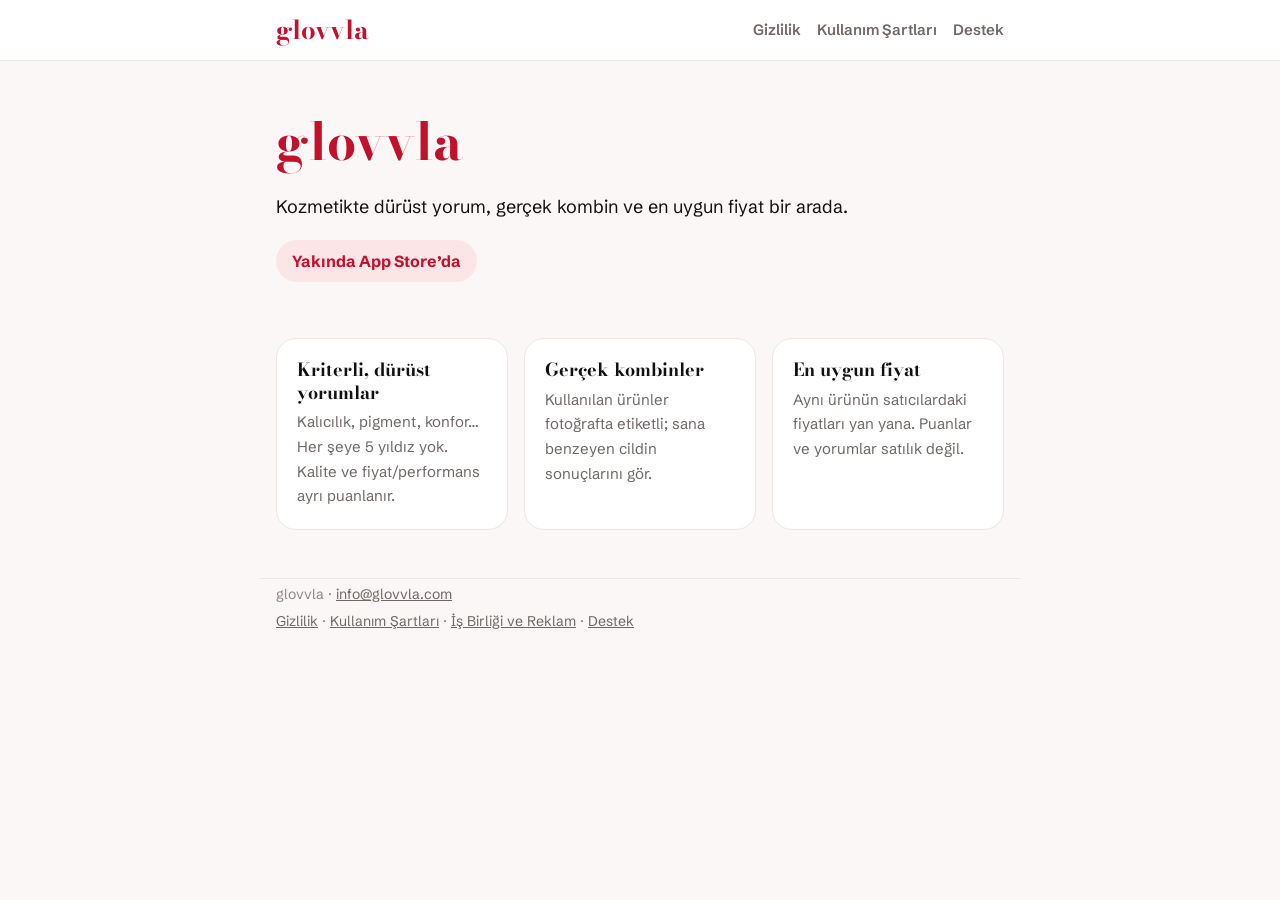
<file: index.html>
<!doctype html>
<html lang="tr">
<head>
<meta charset="utf-8">
<meta name="viewport" content="width=device-width, initial-scale=1">
<title>glovvla — kozmetik yorumları, kombinler ve fiyatlar</title>
<meta name="description" content="Kozmetikte dürüst yorum, gerçek kombin ve en uygun fiyat bir arada.">
<link rel="icon" href="./favicon.png">
<link rel="preconnect" href="https://fonts.googleapis.com">
<link rel="preconnect" href="https://fonts.gstatic.com" crossorigin>
<link href="https://fonts.googleapis.com/css2?family=Bodoni+Moda:wght@600;700&family=Schibsted+Grotesk:wght@400;600;700&display=swap" rel="stylesheet">
<link rel="stylesheet" href="./style.css">
</head>
<body>
<header class="top"><div class="wrap">
<a class="logo" href="./">glovvla</a>
<nav><a href="./gizlilik/">Gizlilik</a><a href="./kullanim-sartlari/">Kullanım Şartları</a><a href="./destek/">Destek</a></nav>
</div></header>
<main class="wrap">
<section class="hero">
<h1>glovvla</h1>
<p class="lead">Kozmetikte dürüst yorum, gerçek kombin ve en uygun fiyat bir arada.</p>
<p><span class="pill">Yakında App Store’da</span></p>
</section>
<section class="cards">
<div class="card"><h2>Kriterli, dürüst yorumlar</h2><p>Kalıcılık, pigment, konfor… Her şeye 5 yıldız yok. Kalite ve fiyat/performans ayrı puanlanır.</p></div>
<div class="card"><h2>Gerçek kombinler</h2><p>Kullanılan ürünler fotoğrafta etiketli; sana benzeyen cildin sonuçlarını gör.</p></div>
<div class="card"><h2>En uygun fiyat</h2><p>Aynı ürünün satıcılardaki fiyatları yan yana. Puanlar ve yorumlar satılık değil.</p></div>
</section>
</main>
<footer class="wrap">
<p>glovvla · <a href="mailto:info@glovvla.com">info@glovvla.com</a></p>
<p><a href="./gizlilik/">Gizlilik</a> · <a href="./kullanim-sartlari/">Kullanım Şartları</a> · <a href="./is-birligi/">İş Birliği ve Reklam</a> · <a href="./destek/">Destek</a></p>
</footer>
</body>
</html>
</file>
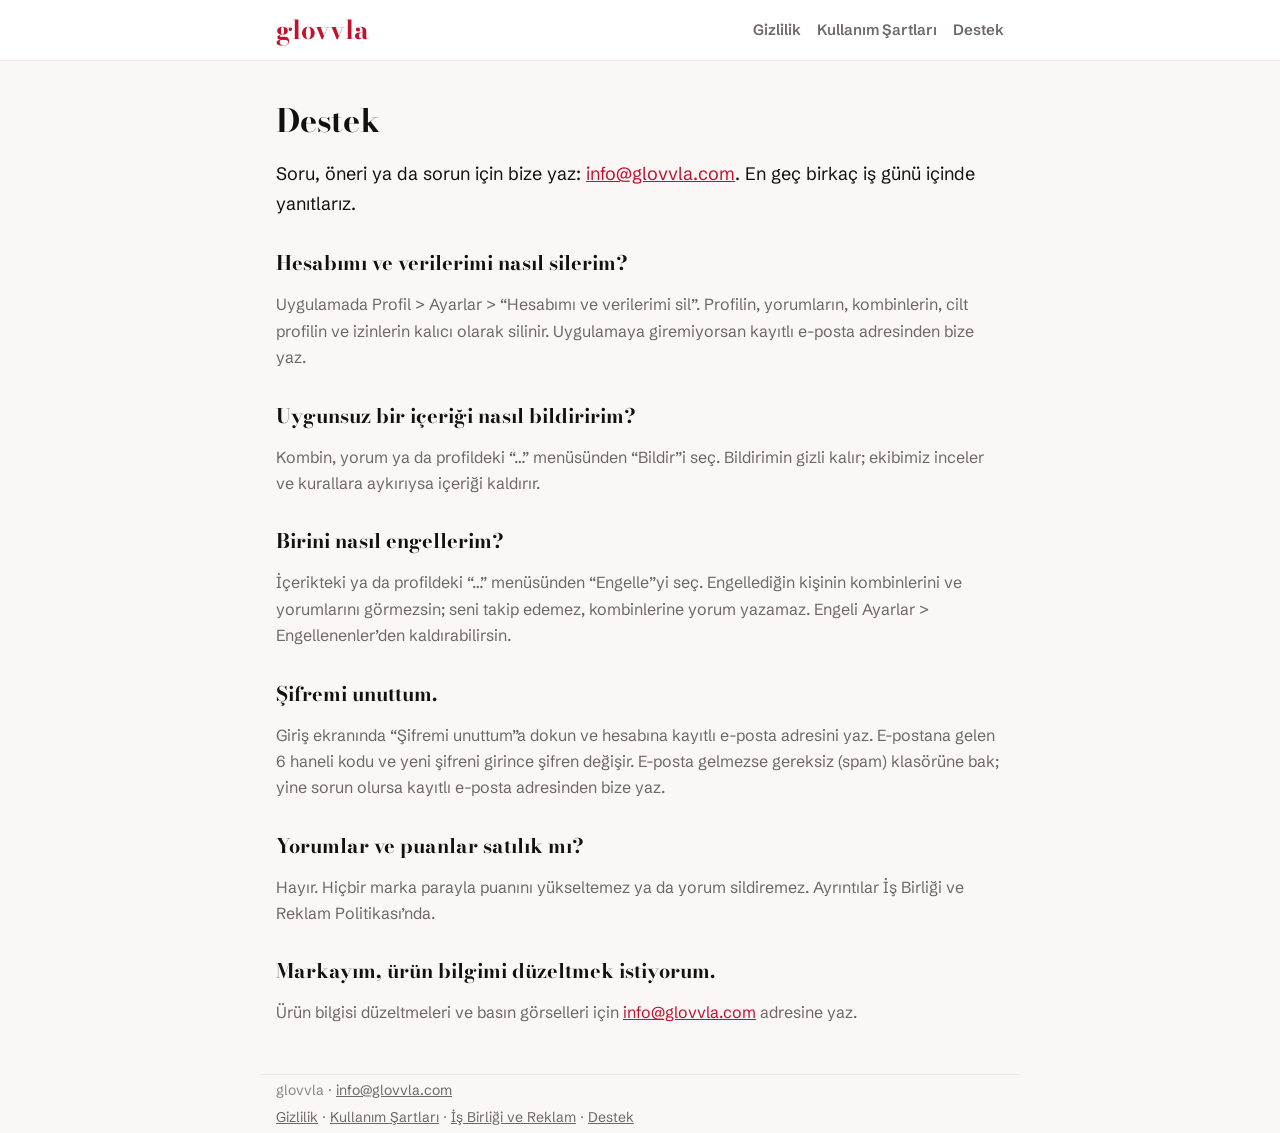
<file: destek/index.html>
<!doctype html>
<html lang="tr">
<head>
<meta charset="utf-8">
<meta name="viewport" content="width=device-width, initial-scale=1">
<title>Destek — glovvla</title>
<meta name="description" content="glovvla destek ve sık sorulan sorular">
<link rel="icon" href="../favicon.png">
<link rel="preconnect" href="https://fonts.googleapis.com">
<link rel="preconnect" href="https://fonts.gstatic.com" crossorigin>
<link href="https://fonts.googleapis.com/css2?family=Bodoni+Moda:wght@600;700&family=Schibsted+Grotesk:wght@400;600;700&display=swap" rel="stylesheet">
<link rel="stylesheet" href="../style.css">
</head>
<body>
<header class="top"><div class="wrap">
<a class="logo" href="../">glovvla</a>
<nav><a href="../gizlilik/">Gizlilik</a><a href="../kullanim-sartlari/">Kullanım Şartları</a><a href="../destek/">Destek</a></nav>
</div></header>
<main class="wrap">
<article class="doc">
<h1>Destek</h1>
<p class="lead">Soru, öneri ya da sorun için bize yaz: <a href="mailto:info@glovvla.com">info@glovvla.com</a>. En geç birkaç iş günü içinde yanıtlarız.</p>
<section><h2>Hesabımı ve verilerimi nasıl silerim?</h2><p>Uygulamada Profil &gt; Ayarlar &gt; “Hesabımı ve verilerimi sil”. Profilin, yorumların, kombinlerin, cilt profilin ve izinlerin kalıcı olarak silinir. Uygulamaya giremiyorsan kayıtlı e-posta adresinden bize yaz.</p></section>
<section><h2>Uygunsuz bir içeriği nasıl bildiririm?</h2><p>Kombin, yorum ya da profildeki “…” menüsünden “Bildir”i seç. Bildirimin gizli kalır; ekibimiz inceler ve kurallara aykırıysa içeriği kaldırır.</p></section>
<section><h2>Birini nasıl engellerim?</h2><p>İçerikteki ya da profildeki “…” menüsünden “Engelle”yi seç. Engellediğin kişinin kombinlerini ve yorumlarını görmezsin; seni takip edemez, kombinlerine yorum yazamaz. Engeli Ayarlar &gt; Engellenenler’den kaldırabilirsin.</p></section>
<section><h2>Şifremi unuttum.</h2><p>Giriş ekranında “Şifremi unuttum”a dokun ve hesabına kayıtlı e-posta adresini yaz. E-postana gelen 6 haneli kodu ve yeni şifreni girince şifren değişir. E-posta gelmezse gereksiz (spam) klasörüne bak; yine sorun olursa kayıtlı e-posta adresinden bize yaz.</p></section>
<section><h2>Yorumlar ve puanlar satılık mı?</h2><p>Hayır. Hiçbir marka parayla puanını yükseltemez ya da yorum sildiremez. Ayrıntılar İş Birliği ve Reklam Politikası’nda.</p></section>
<section><h2>Markayım, ürün bilgimi düzeltmek istiyorum.</h2><p>Ürün bilgisi düzeltmeleri ve basın görselleri için <a href="mailto:info@glovvla.com">info@glovvla.com</a> adresine yaz.</p></section>
</article>
</main>
<footer class="wrap">
<p>glovvla · <a href="mailto:info@glovvla.com">info@glovvla.com</a></p>
<p><a href="../gizlilik/">Gizlilik</a> · <a href="../kullanim-sartlari/">Kullanım Şartları</a> · <a href="../is-birligi/">İş Birliği ve Reklam</a> · <a href="../destek/">Destek</a></p>
</footer>
</body>
</html>
</file>
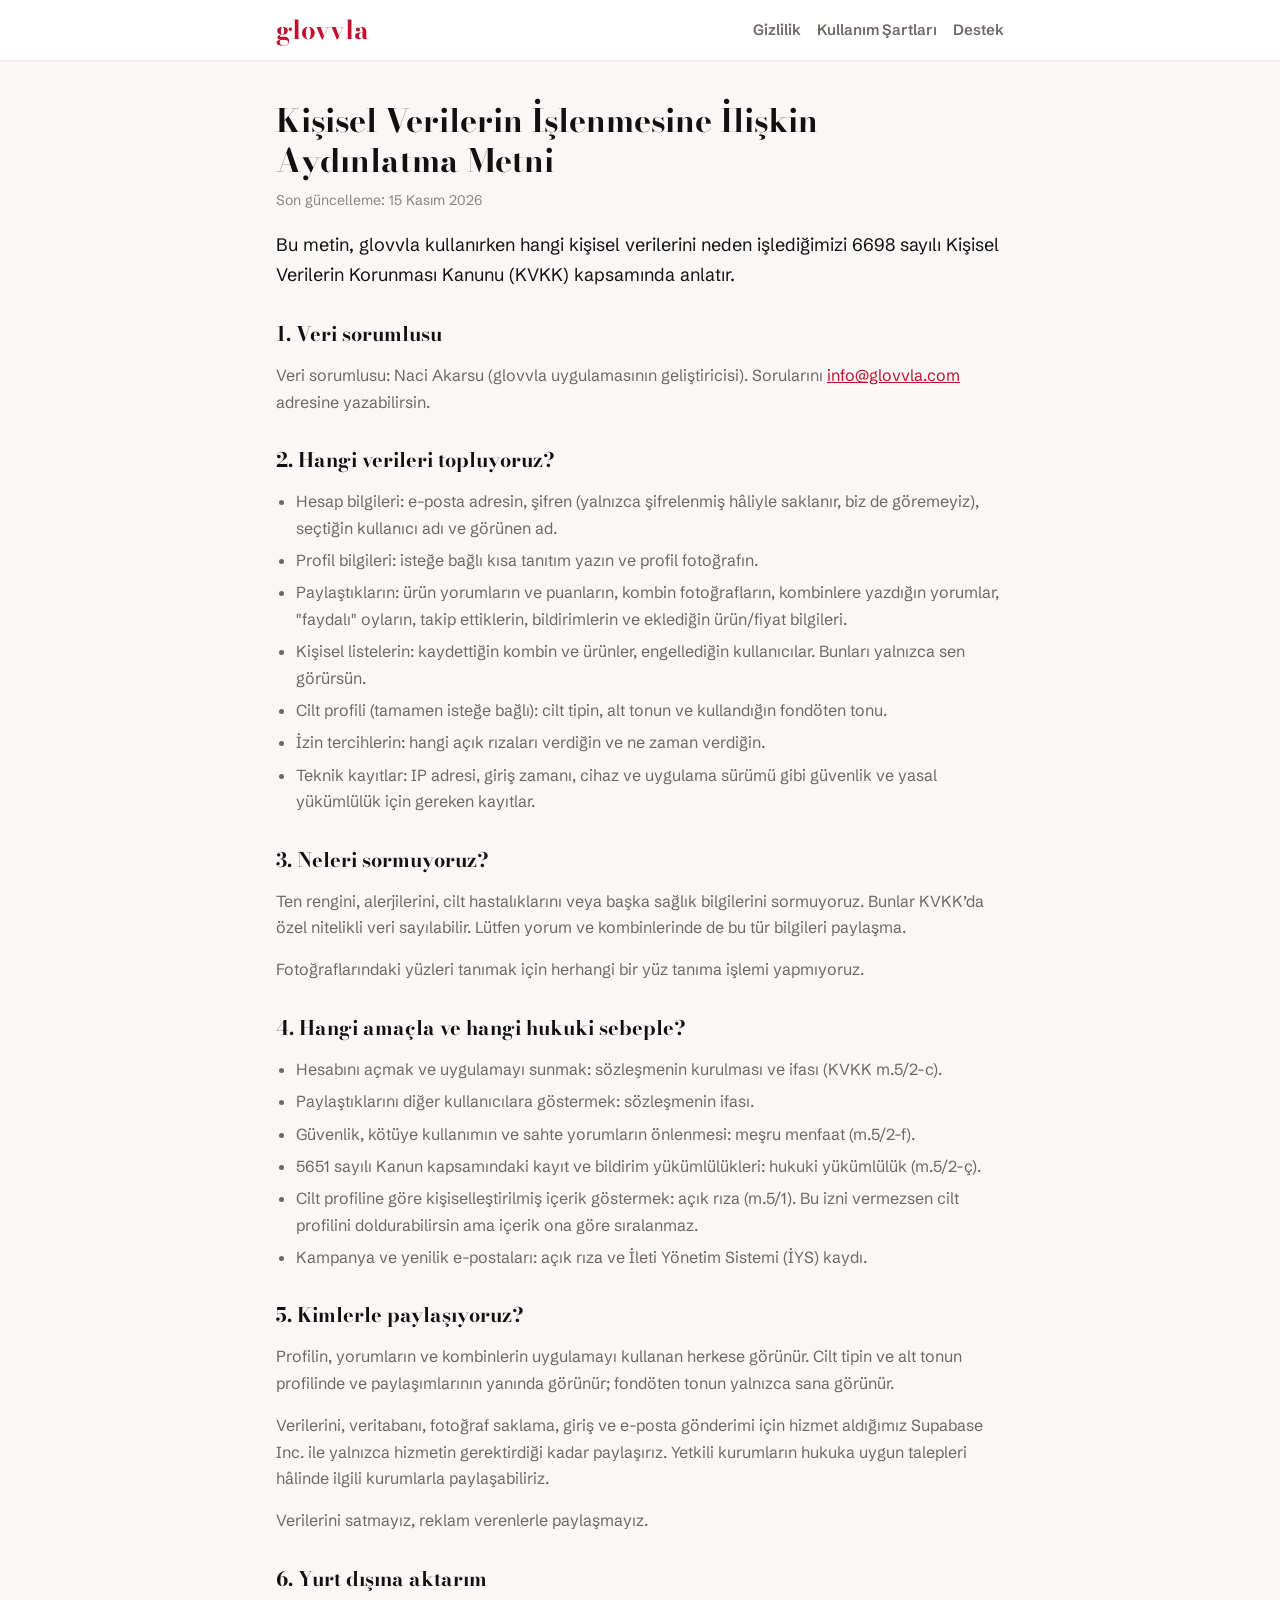
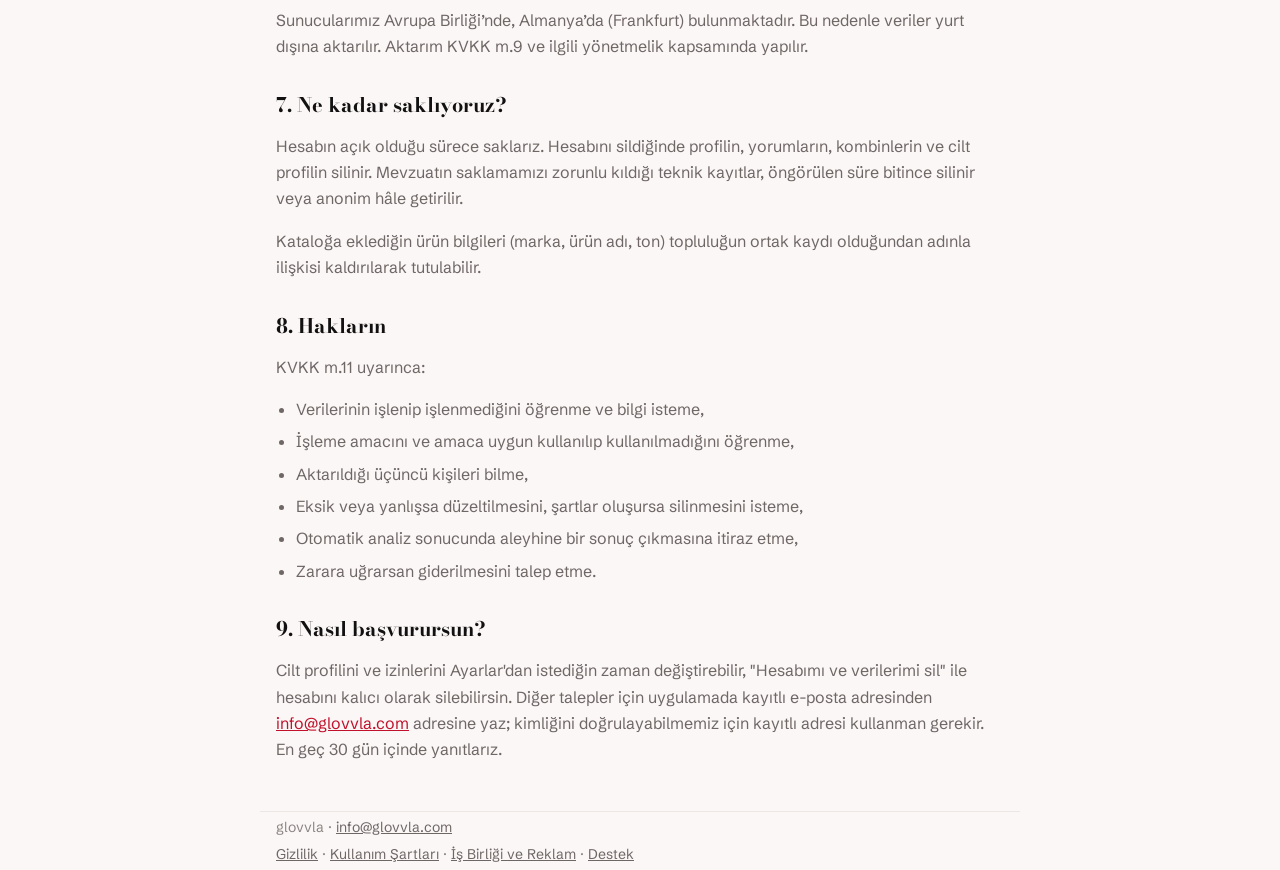
<file: gizlilik/index.html>
<!doctype html>
<html lang="tr">
<head>
<meta charset="utf-8">
<meta name="viewport" content="width=device-width, initial-scale=1">
<title>Aydınlatma Metni — glovvla</title>
<meta name="description" content="Bu metin, glovvla kullanırken hangi kişisel verilerini neden işlediğimizi 6698 sayılı Kişisel Verilerin Korunması Kanunu (KVKK) kapsamında anlatır.">
<link rel="icon" href="../favicon.png">
<link rel="preconnect" href="https://fonts.googleapis.com">
<link rel="preconnect" href="https://fonts.gstatic.com" crossorigin>
<link href="https://fonts.googleapis.com/css2?family=Bodoni+Moda:wght@600;700&family=Schibsted+Grotesk:wght@400;600;700&display=swap" rel="stylesheet">
<link rel="stylesheet" href="../style.css">
</head>
<body>
<header class="top"><div class="wrap">
<a class="logo" href="../">glovvla</a>
<nav><a href="../gizlilik/">Gizlilik</a><a href="../kullanim-sartlari/">Kullanım Şartları</a><a href="../destek/">Destek</a></nav>
</div></header>
<main class="wrap">
<article class="doc">

<h1>Kişisel Verilerin İşlenmesine İlişkin Aydınlatma Metni</h1>
<p class="muted">Son güncelleme: 15 Kasım 2026</p>
<p class="lead">Bu metin, glovvla kullanırken hangi kişisel verilerini neden işlediğimizi 6698 sayılı Kişisel Verilerin Korunması Kanunu (KVKK) kapsamında anlatır.</p>
<section><h2>1. Veri sorumlusu</h2>
<p>Veri sorumlusu: Naci Akarsu (glovvla uygulamasının geliştiricisi). Sorularını <a href="mailto:info@glovvla.com">info@glovvla.com</a> adresine yazabilirsin.</p>
</section>
<section><h2>2. Hangi verileri topluyoruz?</h2>

<ul><li>Hesap bilgileri: e-posta adresin, şifren (yalnızca şifrelenmiş hâliyle saklanır, biz de göremeyiz), seçtiğin kullanıcı adı ve görünen ad.</li><li>Profil bilgileri: isteğe bağlı kısa tanıtım yazın ve profil fotoğrafın.</li><li>Paylaştıkların: ürün yorumların ve puanların, kombin fotoğrafların, kombinlere yazdığın yorumlar, &quot;faydalı&quot; oyların, takip ettiklerin, bildirimlerin ve eklediğin ürün/fiyat bilgileri.</li><li>Kişisel listelerin: kaydettiğin kombin ve ürünler, engellediğin kullanıcılar. Bunları yalnızca sen görürsün.</li><li>Cilt profili (tamamen isteğe bağlı): cilt tipin, alt tonun ve kullandığın fondöten tonu.</li><li>İzin tercihlerin: hangi açık rızaları verdiğin ve ne zaman verdiğin.</li><li>Teknik kayıtlar: IP adresi, giriş zamanı, cihaz ve uygulama sürümü gibi güvenlik ve yasal yükümlülük için gereken kayıtlar.</li></ul></section>
<section><h2>3. Neleri sormuyoruz?</h2>
<p>Ten rengini, alerjilerini, cilt hastalıklarını veya başka sağlık bilgilerini sormuyoruz. Bunlar KVKK’da özel nitelikli veri sayılabilir. Lütfen yorum ve kombinlerinde de bu tür bilgileri paylaşma.</p>
<p>Fotoğraflarındaki yüzleri tanımak için herhangi bir yüz tanıma işlemi yapmıyoruz.</p>
</section>
<section><h2>4. Hangi amaçla ve hangi hukuki sebeple?</h2>

<ul><li>Hesabını açmak ve uygulamayı sunmak: sözleşmenin kurulması ve ifası (KVKK m.5/2-c).</li><li>Paylaştıklarını diğer kullanıcılara göstermek: sözleşmenin ifası.</li><li>Güvenlik, kötüye kullanımın ve sahte yorumların önlenmesi: meşru menfaat (m.5/2-f).</li><li>5651 sayılı Kanun kapsamındaki kayıt ve bildirim yükümlülükleri: hukuki yükümlülük (m.5/2-ç).</li><li>Cilt profiline göre kişiselleştirilmiş içerik göstermek: açık rıza (m.5/1). Bu izni vermezsen cilt profilini doldurabilirsin ama içerik ona göre sıralanmaz.</li><li>Kampanya ve yenilik e-postaları: açık rıza ve İleti Yönetim Sistemi (İYS) kaydı.</li></ul></section>
<section><h2>5. Kimlerle paylaşıyoruz?</h2>
<p>Profilin, yorumların ve kombinlerin uygulamayı kullanan herkese görünür. Cilt tipin ve alt tonun profilinde ve paylaşımlarının yanında görünür; fondöten tonun yalnızca sana görünür.</p>
<p>Verilerini, veritabanı, fotoğraf saklama, giriş ve e-posta gönderimi için hizmet aldığımız Supabase Inc. ile yalnızca hizmetin gerektirdiği kadar paylaşırız. Yetkili kurumların hukuka uygun talepleri hâlinde ilgili kurumlarla paylaşabiliriz.</p>
<p>Verilerini satmayız, reklam verenlerle paylaşmayız.</p>
</section>
<section><h2>6. Yurt dışına aktarım</h2>
<p>Sunucularımız Avrupa Birliği’nde, Almanya’da (Frankfurt) bulunmaktadır. Bu nedenle veriler yurt dışına aktarılır. Aktarım KVKK m.9 ve ilgili yönetmelik kapsamında yapılır.</p>
</section>
<section><h2>7. Ne kadar saklıyoruz?</h2>
<p>Hesabın açık olduğu sürece saklarız. Hesabını sildiğinde profilin, yorumların, kombinlerin ve cilt profilin silinir. Mevzuatın saklamamızı zorunlu kıldığı teknik kayıtlar, öngörülen süre bitince silinir veya anonim hâle getirilir.</p>
<p>Kataloğa eklediğin ürün bilgileri (marka, ürün adı, ton) topluluğun ortak kaydı olduğundan adınla ilişkisi kaldırılarak tutulabilir.</p>
</section>
<section><h2>8. Hakların</h2>
<p>KVKK m.11 uyarınca:</p>
<ul><li>Verilerinin işlenip işlenmediğini öğrenme ve bilgi isteme,</li><li>İşleme amacını ve amaca uygun kullanılıp kullanılmadığını öğrenme,</li><li>Aktarıldığı üçüncü kişileri bilme,</li><li>Eksik veya yanlışsa düzeltilmesini, şartlar oluşursa silinmesini isteme,</li><li>Otomatik analiz sonucunda aleyhine bir sonuç çıkmasına itiraz etme,</li><li>Zarara uğrarsan giderilmesini talep etme.</li></ul></section>
<section><h2>9. Nasıl başvurursun?</h2>
<p>Cilt profilini ve izinlerini Ayarlar'dan istediğin zaman değiştirebilir, &quot;Hesabımı ve verilerimi sil&quot; ile hesabını kalıcı olarak silebilirsin. Diğer talepler için uygulamada kayıtlı e-posta adresinden <a href="mailto:info@glovvla.com">info@glovvla.com</a> adresine yaz; kimliğini doğrulayabilmemiz için kayıtlı adresi kullanman gerekir. En geç 30 gün içinde yanıtlarız.</p>
</section>
</article>
</main>
<footer class="wrap">
<p>glovvla · <a href="mailto:info@glovvla.com">info@glovvla.com</a></p>
<p><a href="../gizlilik/">Gizlilik</a> · <a href="../kullanim-sartlari/">Kullanım Şartları</a> · <a href="../is-birligi/">İş Birliği ve Reklam</a> · <a href="../destek/">Destek</a></p>
</footer>
</body>
</html>
</file>
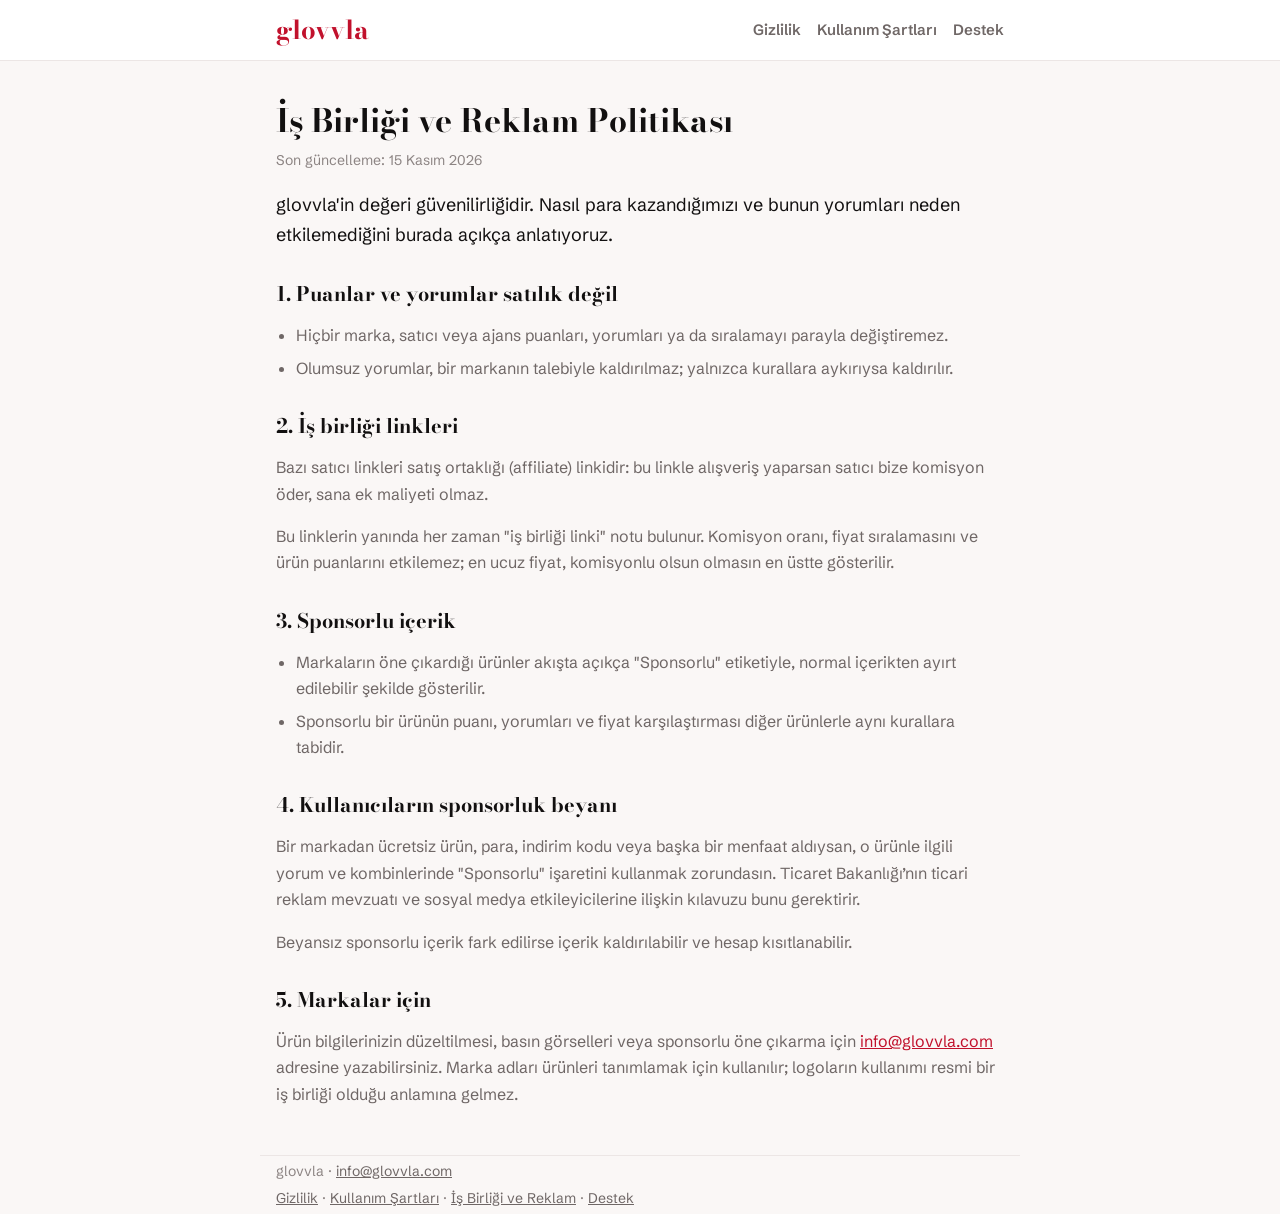
<file: is-birligi/index.html>
<!doctype html>
<html lang="tr">
<head>
<meta charset="utf-8">
<meta name="viewport" content="width=device-width, initial-scale=1">
<title>İş Birliği ve Reklam — glovvla</title>
<meta name="description" content="glovvla'in değeri güvenilirliğidir. Nasıl para kazandığımızı ve bunun yorumları neden etkilemediğini burada açıkça anlatıyoruz.">
<link rel="icon" href="../favicon.png">
<link rel="preconnect" href="https://fonts.googleapis.com">
<link rel="preconnect" href="https://fonts.gstatic.com" crossorigin>
<link href="https://fonts.googleapis.com/css2?family=Bodoni+Moda:wght@600;700&family=Schibsted+Grotesk:wght@400;600;700&display=swap" rel="stylesheet">
<link rel="stylesheet" href="../style.css">
</head>
<body>
<header class="top"><div class="wrap">
<a class="logo" href="../">glovvla</a>
<nav><a href="../gizlilik/">Gizlilik</a><a href="../kullanim-sartlari/">Kullanım Şartları</a><a href="../destek/">Destek</a></nav>
</div></header>
<main class="wrap">
<article class="doc">

<h1>İş Birliği ve Reklam Politikası</h1>
<p class="muted">Son güncelleme: 15 Kasım 2026</p>
<p class="lead">glovvla'in değeri güvenilirliğidir. Nasıl para kazandığımızı ve bunun yorumları neden etkilemediğini burada açıkça anlatıyoruz.</p>
<section><h2>1. Puanlar ve yorumlar satılık değil</h2>

<ul><li>Hiçbir marka, satıcı veya ajans puanları, yorumları ya da sıralamayı parayla değiştiremez.</li><li>Olumsuz yorumlar, bir markanın talebiyle kaldırılmaz; yalnızca kurallara aykırıysa kaldırılır.</li></ul></section>
<section><h2>2. İş birliği linkleri</h2>
<p>Bazı satıcı linkleri satış ortaklığı (affiliate) linkidir: bu linkle alışveriş yaparsan satıcı bize komisyon öder, sana ek maliyeti olmaz.</p>
<p>Bu linklerin yanında her zaman &quot;iş birliği linki&quot; notu bulunur. Komisyon oranı, fiyat sıralamasını ve ürün puanlarını etkilemez; en ucuz fiyat, komisyonlu olsun olmasın en üstte gösterilir.</p>
</section>
<section><h2>3. Sponsorlu içerik</h2>

<ul><li>Markaların öne çıkardığı ürünler akışta açıkça &quot;Sponsorlu&quot; etiketiyle, normal içerikten ayırt edilebilir şekilde gösterilir.</li><li>Sponsorlu bir ürünün puanı, yorumları ve fiyat karşılaştırması diğer ürünlerle aynı kurallara tabidir.</li></ul></section>
<section><h2>4. Kullanıcıların sponsorluk beyanı</h2>
<p>Bir markadan ücretsiz ürün, para, indirim kodu veya başka bir menfaat aldıysan, o ürünle ilgili yorum ve kombinlerinde &quot;Sponsorlu&quot; işaretini kullanmak zorundasın. Ticaret Bakanlığı’nın ticari reklam mevzuatı ve sosyal medya etkileyicilerine ilişkin kılavuzu bunu gerektirir.</p>
<p>Beyansız sponsorlu içerik fark edilirse içerik kaldırılabilir ve hesap kısıtlanabilir.</p>
</section>
<section><h2>5. Markalar için</h2>
<p>Ürün bilgilerinizin düzeltilmesi, basın görselleri veya sponsorlu öne çıkarma için <a href="mailto:info@glovvla.com">info@glovvla.com</a> adresine yazabilirsiniz. Marka adları ürünleri tanımlamak için kullanılır; logoların kullanımı resmi bir iş birliği olduğu anlamına gelmez.</p>
</section>
</article>
</main>
<footer class="wrap">
<p>glovvla · <a href="mailto:info@glovvla.com">info@glovvla.com</a></p>
<p><a href="../gizlilik/">Gizlilik</a> · <a href="../kullanim-sartlari/">Kullanım Şartları</a> · <a href="../is-birligi/">İş Birliği ve Reklam</a> · <a href="../destek/">Destek</a></p>
</footer>
</body>
</html>
</file>
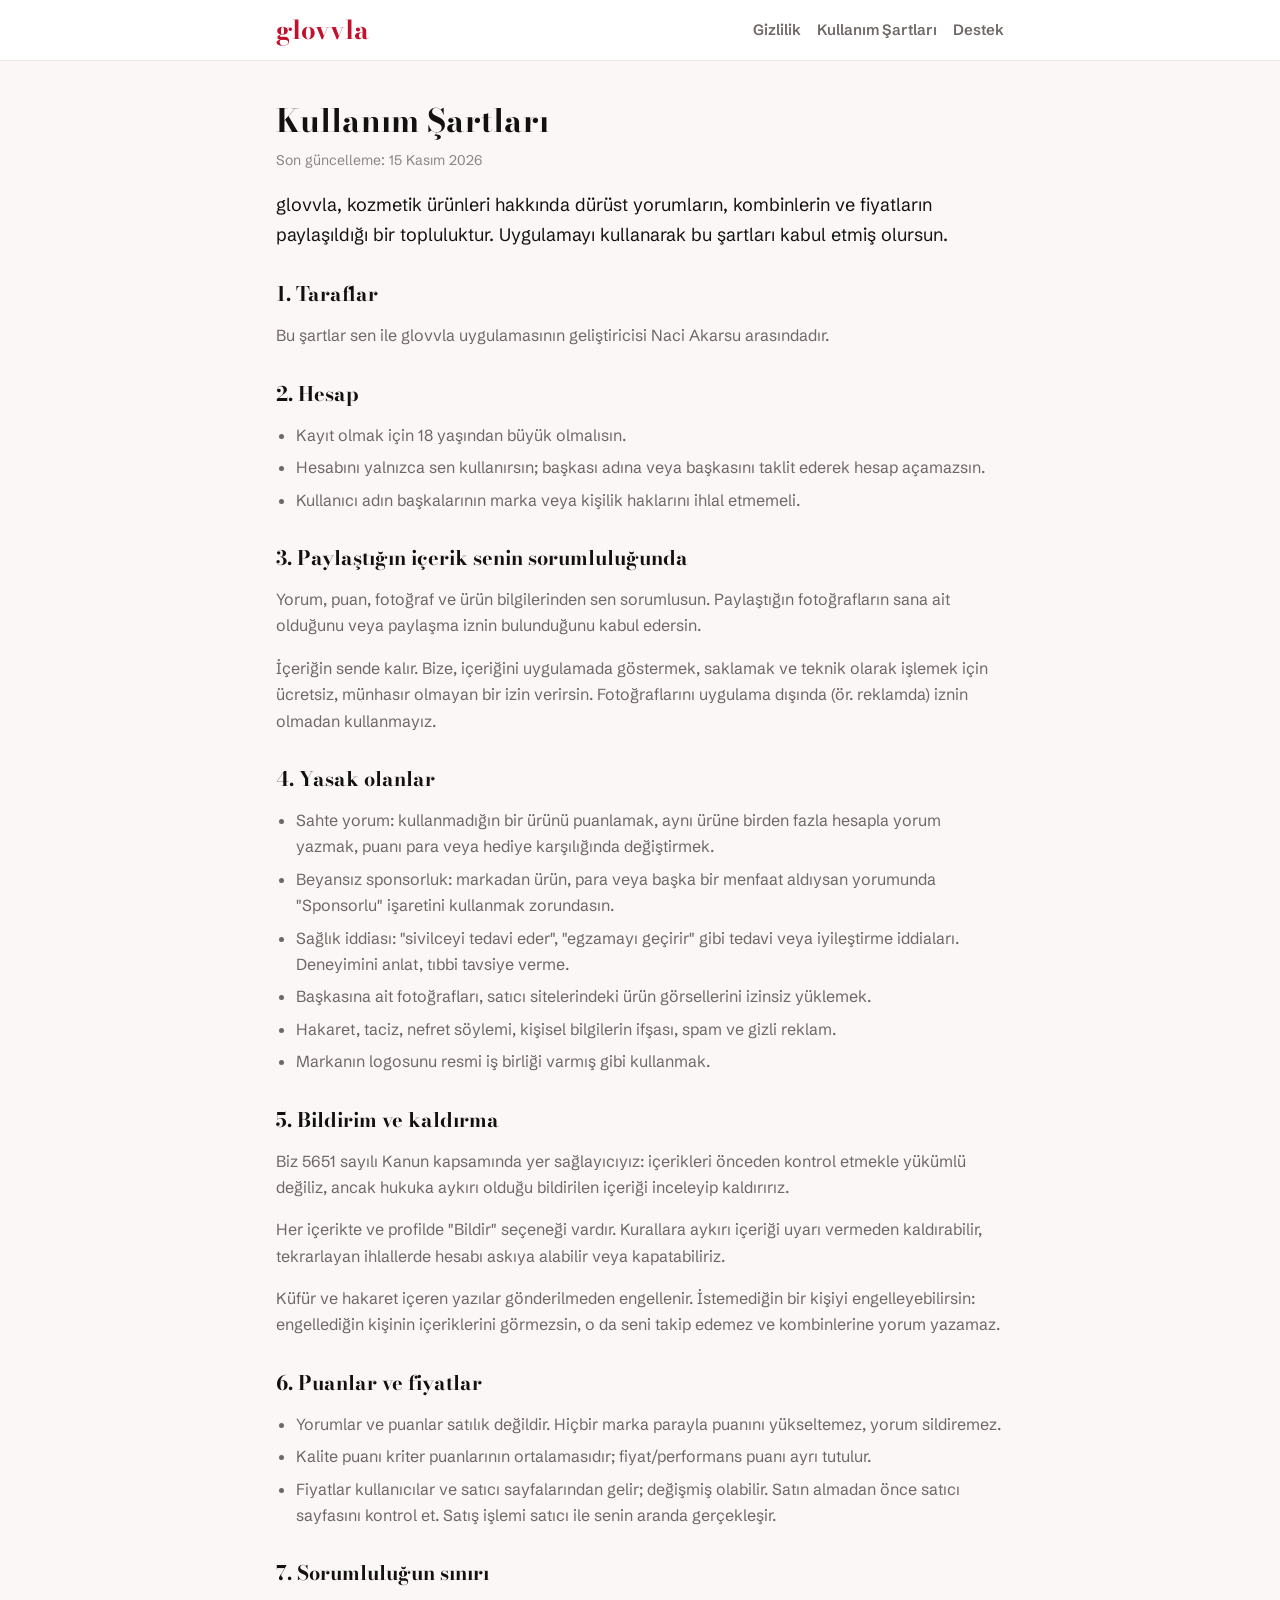
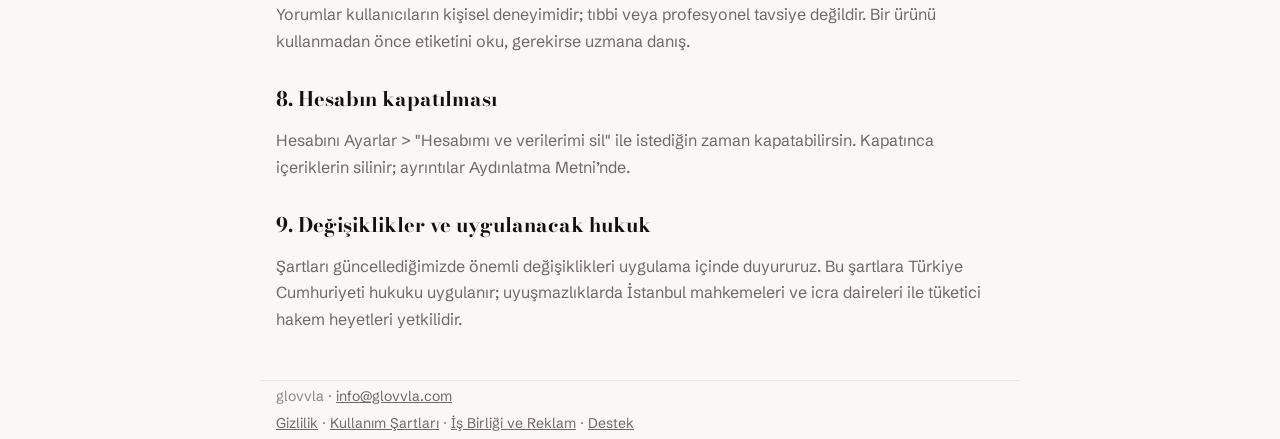
<file: kullanim-sartlari/index.html>
<!doctype html>
<html lang="tr">
<head>
<meta charset="utf-8">
<meta name="viewport" content="width=device-width, initial-scale=1">
<title>Kullanım Şartları — glovvla</title>
<meta name="description" content="glovvla, kozmetik ürünleri hakkında dürüst yorumların, kombinlerin ve fiyatların paylaşıldığı bir topluluktur. Uygulamayı kullanarak bu şartları kabul etmiş olursun.">
<link rel="icon" href="../favicon.png">
<link rel="preconnect" href="https://fonts.googleapis.com">
<link rel="preconnect" href="https://fonts.gstatic.com" crossorigin>
<link href="https://fonts.googleapis.com/css2?family=Bodoni+Moda:wght@600;700&family=Schibsted+Grotesk:wght@400;600;700&display=swap" rel="stylesheet">
<link rel="stylesheet" href="../style.css">
</head>
<body>
<header class="top"><div class="wrap">
<a class="logo" href="../">glovvla</a>
<nav><a href="../gizlilik/">Gizlilik</a><a href="../kullanim-sartlari/">Kullanım Şartları</a><a href="../destek/">Destek</a></nav>
</div></header>
<main class="wrap">
<article class="doc">

<h1>Kullanım Şartları</h1>
<p class="muted">Son güncelleme: 15 Kasım 2026</p>
<p class="lead">glovvla, kozmetik ürünleri hakkında dürüst yorumların, kombinlerin ve fiyatların paylaşıldığı bir topluluktur. Uygulamayı kullanarak bu şartları kabul etmiş olursun.</p>
<section><h2>1. Taraflar</h2>
<p>Bu şartlar sen ile glovvla uygulamasının geliştiricisi Naci Akarsu arasındadır.</p>
</section>
<section><h2>2. Hesap</h2>

<ul><li>Kayıt olmak için 18 yaşından büyük olmalısın.</li><li>Hesabını yalnızca sen kullanırsın; başkası adına veya başkasını taklit ederek hesap açamazsın.</li><li>Kullanıcı adın başkalarının marka veya kişilik haklarını ihlal etmemeli.</li></ul></section>
<section><h2>3. Paylaştığın içerik senin sorumluluğunda</h2>
<p>Yorum, puan, fotoğraf ve ürün bilgilerinden sen sorumlusun. Paylaştığın fotoğrafların sana ait olduğunu veya paylaşma iznin bulunduğunu kabul edersin.</p>
<p>İçeriğin sende kalır. Bize, içeriğini uygulamada göstermek, saklamak ve teknik olarak işlemek için ücretsiz, münhasır olmayan bir izin verirsin. Fotoğraflarını uygulama dışında (ör. reklamda) iznin olmadan kullanmayız.</p>
</section>
<section><h2>4. Yasak olanlar</h2>

<ul><li>Sahte yorum: kullanmadığın bir ürünü puanlamak, aynı ürüne birden fazla hesapla yorum yazmak, puanı para veya hediye karşılığında değiştirmek.</li><li>Beyansız sponsorluk: markadan ürün, para veya başka bir menfaat aldıysan yorumunda &quot;Sponsorlu&quot; işaretini kullanmak zorundasın.</li><li>Sağlık iddiası: &quot;sivilceyi tedavi eder&quot;, &quot;egzamayı geçirir&quot; gibi tedavi veya iyileştirme iddiaları. Deneyimini anlat, tıbbi tavsiye verme.</li><li>Başkasına ait fotoğrafları, satıcı sitelerindeki ürün görsellerini izinsiz yüklemek.</li><li>Hakaret, taciz, nefret söylemi, kişisel bilgilerin ifşası, spam ve gizli reklam.</li><li>Markanın logosunu resmi iş birliği varmış gibi kullanmak.</li></ul></section>
<section><h2>5. Bildirim ve kaldırma</h2>
<p>Biz 5651 sayılı Kanun kapsamında yer sağlayıcıyız: içerikleri önceden kontrol etmekle yükümlü değiliz, ancak hukuka aykırı olduğu bildirilen içeriği inceleyip kaldırırız.</p>
<p>Her içerikte ve profilde &quot;Bildir&quot; seçeneği vardır. Kurallara aykırı içeriği uyarı vermeden kaldırabilir, tekrarlayan ihlallerde hesabı askıya alabilir veya kapatabiliriz.</p>
<p>Küfür ve hakaret içeren yazılar gönderilmeden engellenir. İstemediğin bir kişiyi engelleyebilirsin: engellediğin kişinin içeriklerini görmezsin, o da seni takip edemez ve kombinlerine yorum yazamaz.</p>
</section>
<section><h2>6. Puanlar ve fiyatlar</h2>

<ul><li>Yorumlar ve puanlar satılık değildir. Hiçbir marka parayla puanını yükseltemez, yorum sildiremez.</li><li>Kalite puanı kriter puanlarının ortalamasıdır; fiyat/performans puanı ayrı tutulur.</li><li>Fiyatlar kullanıcılar ve satıcı sayfalarından gelir; değişmiş olabilir. Satın almadan önce satıcı sayfasını kontrol et. Satış işlemi satıcı ile senin aranda gerçekleşir.</li></ul></section>
<section><h2>7. Sorumluluğun sınırı</h2>
<p>Yorumlar kullanıcıların kişisel deneyimidir; tıbbi veya profesyonel tavsiye değildir. Bir ürünü kullanmadan önce etiketini oku, gerekirse uzmana danış.</p>
</section>
<section><h2>8. Hesabın kapatılması</h2>
<p>Hesabını Ayarlar &gt; &quot;Hesabımı ve verilerimi sil&quot; ile istediğin zaman kapatabilirsin. Kapatınca içeriklerin silinir; ayrıntılar Aydınlatma Metni’nde.</p>
</section>
<section><h2>9. Değişiklikler ve uygulanacak hukuk</h2>
<p>Şartları güncellediğimizde önemli değişiklikleri uygulama içinde duyururuz. Bu şartlara Türkiye Cumhuriyeti hukuku uygulanır; uyuşmazlıklarda İstanbul mahkemeleri ve icra daireleri ile tüketici hakem heyetleri yetkilidir.</p>
</section>
</article>
</main>
<footer class="wrap">
<p>glovvla · <a href="mailto:info@glovvla.com">info@glovvla.com</a></p>
<p><a href="../gizlilik/">Gizlilik</a> · <a href="../kullanim-sartlari/">Kullanım Şartları</a> · <a href="../is-birligi/">İş Birliği ve Reklam</a> · <a href="../destek/">Destek</a></p>
</footer>
</body>
</html>
</file>
<file: style.css>
:root{--bg:#FAF7F6;--surface:#FFFFFF;--border:#ECE6E5;--text:#121010;--text2:#6F6766;--muted:#8C8483;--accent:#C1112C;--accent-soft:#FBE5E7;--warn-bg:#FFF4E0;--warn:#8A5A00}
@media (prefers-color-scheme:dark){:root{--bg:#0E0C0C;--surface:#1A1616;--border:#2C2525;--text:#F4EFEE;--text2:#A79D9C;--muted:#807776;--accent:#FF5468;--accent-soft:#2E1A1D;--warn-bg:#3A2E1A;--warn:#F2C879}}
*{box-sizing:border-box}
html{-webkit-text-size-adjust:100%}
body{margin:0;background:var(--bg);color:var(--text);font:400 16px/1.65 "Schibsted Grotesk",system-ui,sans-serif}
a{color:var(--accent)}
.wrap{max-width:760px;margin:0 auto;padding:0 16px}
.top{border-bottom:1px solid var(--border);background:var(--surface)}
.top .wrap{display:flex;align-items:center;justify-content:space-between;gap:16px;min-height:60px;flex-wrap:wrap}
.logo{font:700 26px/1 "Bodoni Moda",Didot,Georgia,serif;color:var(--accent);text-decoration:none}
nav{display:flex;gap:16px;flex-wrap:wrap}
nav a{color:var(--text2);text-decoration:none;font-weight:600;font-size:15px;padding:10px 0}
nav a:hover{color:var(--accent)}
h1,h2{font-family:"Bodoni Moda",Didot,Georgia,serif;line-height:1.25}
h1{font-size:32px;margin:40px 0 8px}
h2{font-size:20px;margin:32px 0 8px}
p,li{color:var(--text2)}
ul{padding-left:20px}
li{margin:6px 0}
.lead{font-size:18px;color:var(--text)}
.muted{color:var(--muted);font-size:14px;margin-top:0}
.notice{background:var(--warn-bg);color:var(--warn);border-radius:12px;padding:12px 16px;margin-top:32px;font-size:15px}
.hero{padding:48px 0 16px}
.hero h1{font-size:52px;color:var(--accent);margin:0 0 12px}
.pill{display:inline-block;background:var(--accent-soft);color:var(--accent);font-weight:700;border-radius:999px;padding:8px 16px}
.cards{display:grid;grid-template-columns:repeat(auto-fit,minmax(200px,1fr));gap:16px;margin:24px 0 48px}
.card{background:var(--surface);border:1px solid var(--border);border-radius:20px;padding:20px}
.card h2{margin:0 0 6px;font-size:18px}
.card p{margin:0;font-size:15px}
.doc{padding-bottom:32px}
footer{border-top:1px solid var(--border);margin-top:32px;padding-top:16px;padding-bottom:32px;font-size:14px}
footer p{color:var(--muted);margin:4px 0}
footer a{color:var(--text2)}
</file>
